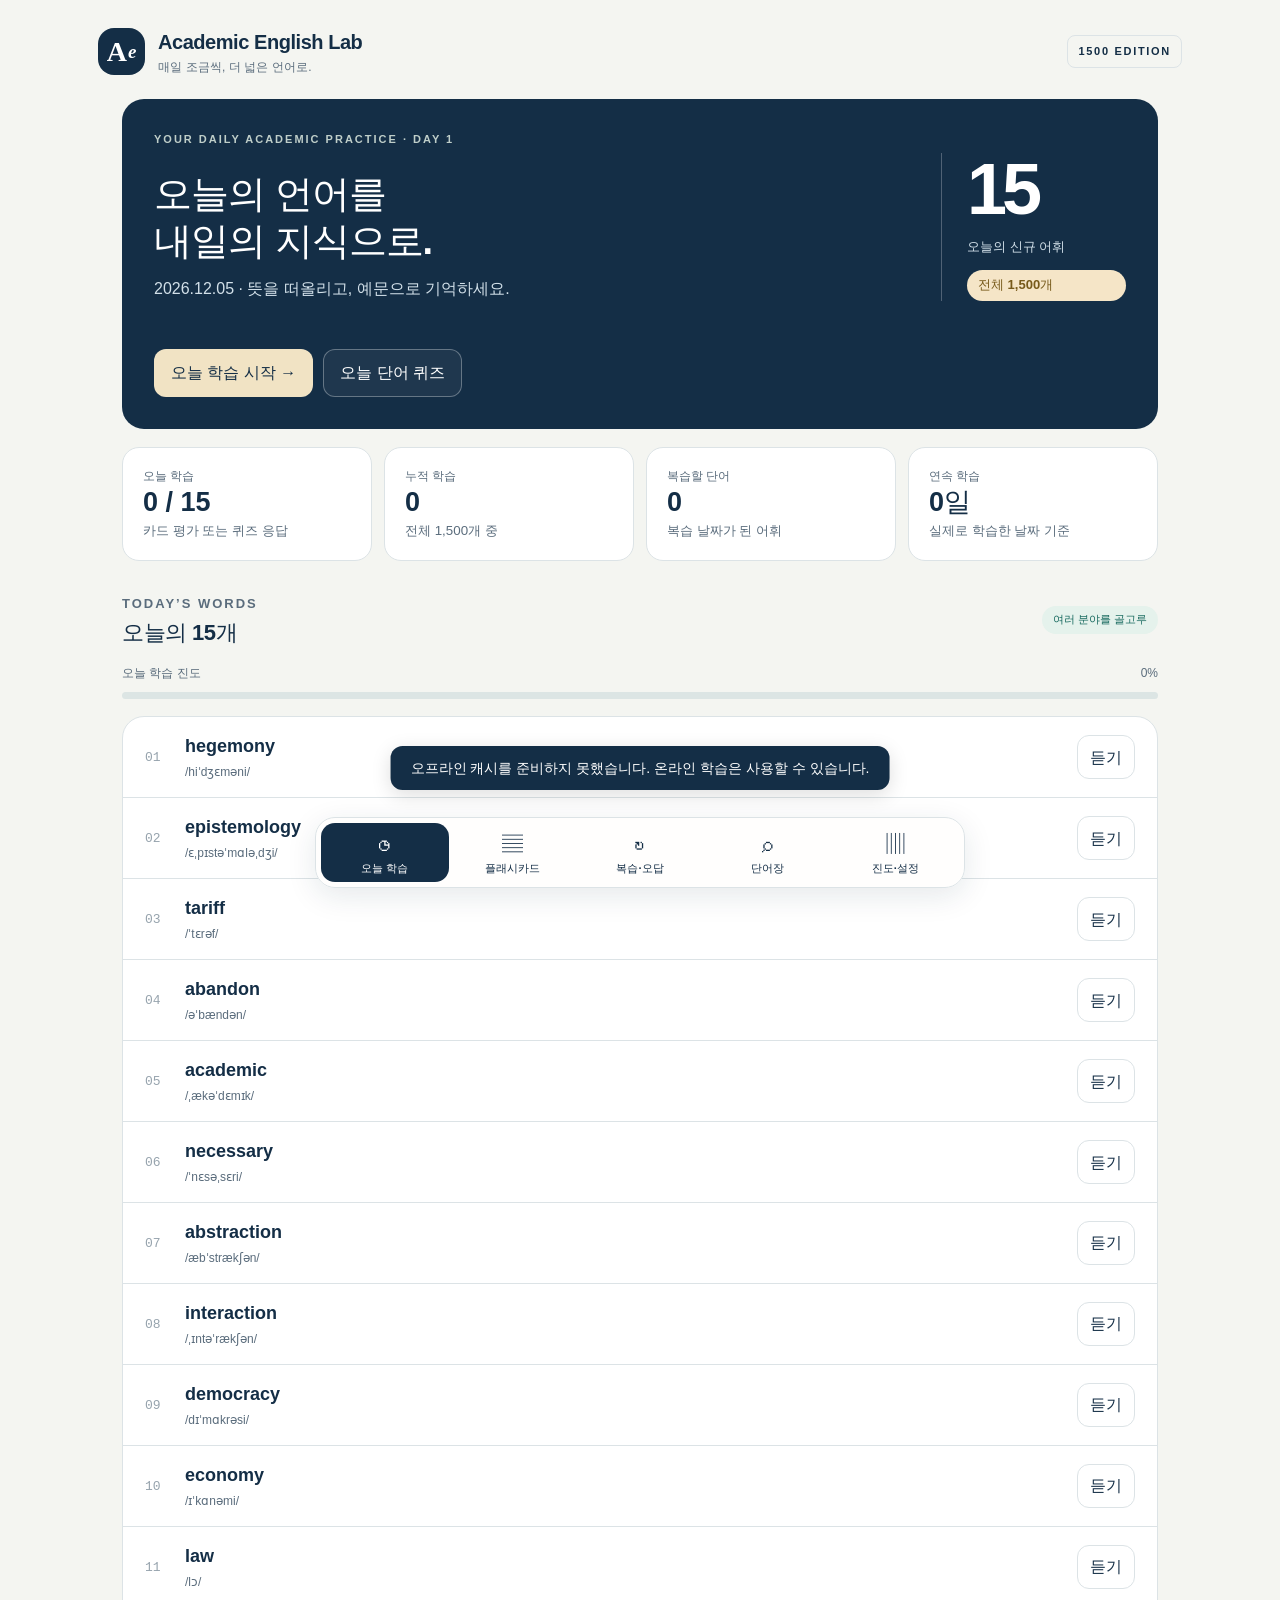
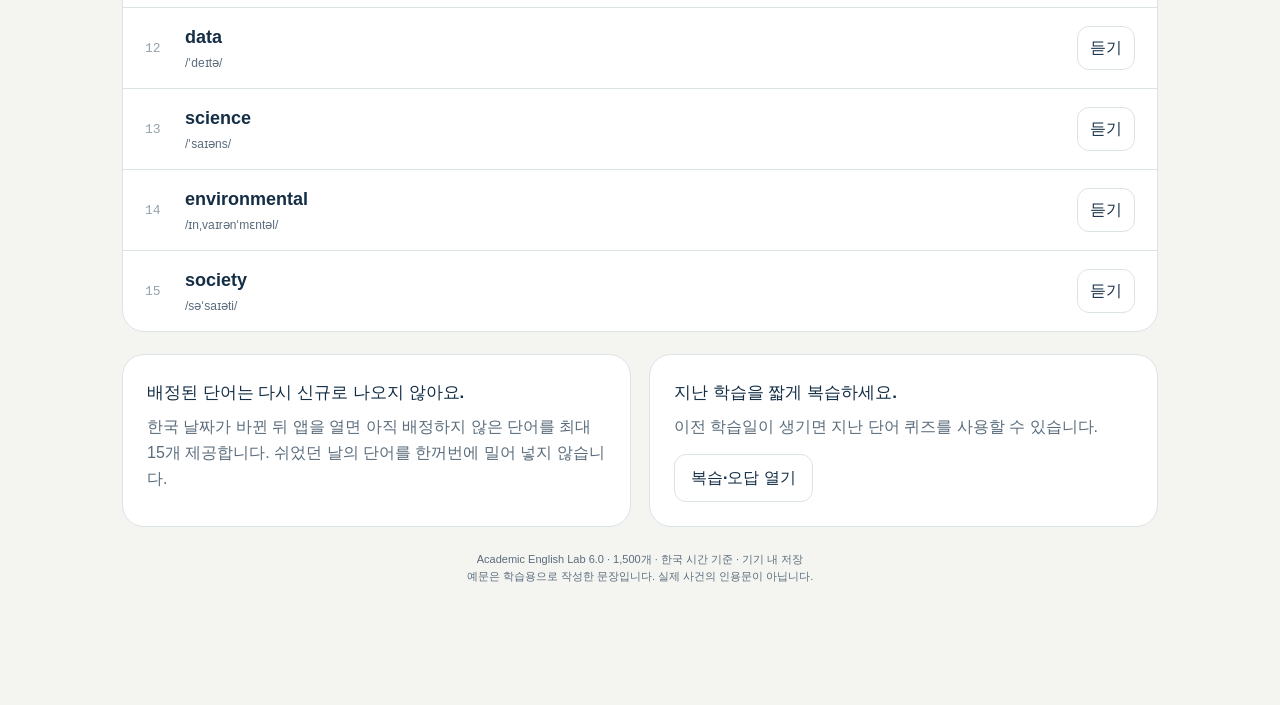
<file: index.html>
<!doctype html>
<html lang="ko">
<head>
<meta charset="UTF-8"><meta name="viewport" content="width=device-width,initial-scale=1,viewport-fit=cover">
<meta name="theme-color" content="#142e46"><meta name="description" content="하루 15개, 1,500개 학술 영어 플래시카드와 복습. 기기 내 저장 및 오프라인 학습.">
<meta name="apple-mobile-web-app-capable" content="yes"><meta name="apple-mobile-web-app-status-bar-style" content="default"><meta name="apple-mobile-web-app-title" content="Academic Lab">
<title>Academic English Lab · 1500</title>
<link rel="manifest" href="./manifest.webmanifest"><link rel="apple-touch-icon" href="./icon-192.png"><link rel="icon" href="./icon-192.png">
<link rel="stylesheet" href="./styles.css">
</head>
<body>
<a class="skip" href="#main">본문으로 이동</a>
<header class="topbar"><div class="brand"><div class="mark" aria-hidden="true">A<span>e</span></div><div><strong>Academic English Lab</strong><small>매일 조금씩, 더 넓은 언어로.</small></div></div><span class="edition">1500 EDITION</span></header>
<div id="storageWarning" class="notice danger" hidden role="alert"></div>
<div id="updateNotice" class="notice" hidden>새 버전을 사용할 수 있습니다. <button id="applyUpdate">학습 기록을 유지하고 업데이트</button></div>
<main id="main" tabindex="-1"><p class="loading">1,500개 어휘를 준비하고 있습니다…</p></main>
<nav class="tabs" aria-label="주 메뉴">
<button data-nav="today" class="active"><span aria-hidden="true">◷</span>오늘 학습</button>
<button data-nav="cards"><span aria-hidden="true">▤</span>플래시카드</button>
<button data-nav="review"><span aria-hidden="true">↻</span>복습·오답</button>
<button data-nav="library"><span aria-hidden="true">⌕</span>단어장</button>
<button data-nav="stats"><span aria-hidden="true">▥</span>진도·설정</button>
</nav>
<div id="toast" role="status" aria-live="polite"></div>
<dialog id="wordDialog"><button class="dialog-close" data-action="close-dialog" aria-label="닫기">×</button><div id="dialogBody"></div></dialog>
<input id="restoreFile" type="file" accept="application/json,.json" hidden>
<noscript>이 앱은 JavaScript가 켜져 있어야 작동합니다.</noscript>
<script src="./words.js"></script><script src="./legacy.js"></script><script src="./core.js"></script><script src="./app.js"></script>
</body></html>
</file>
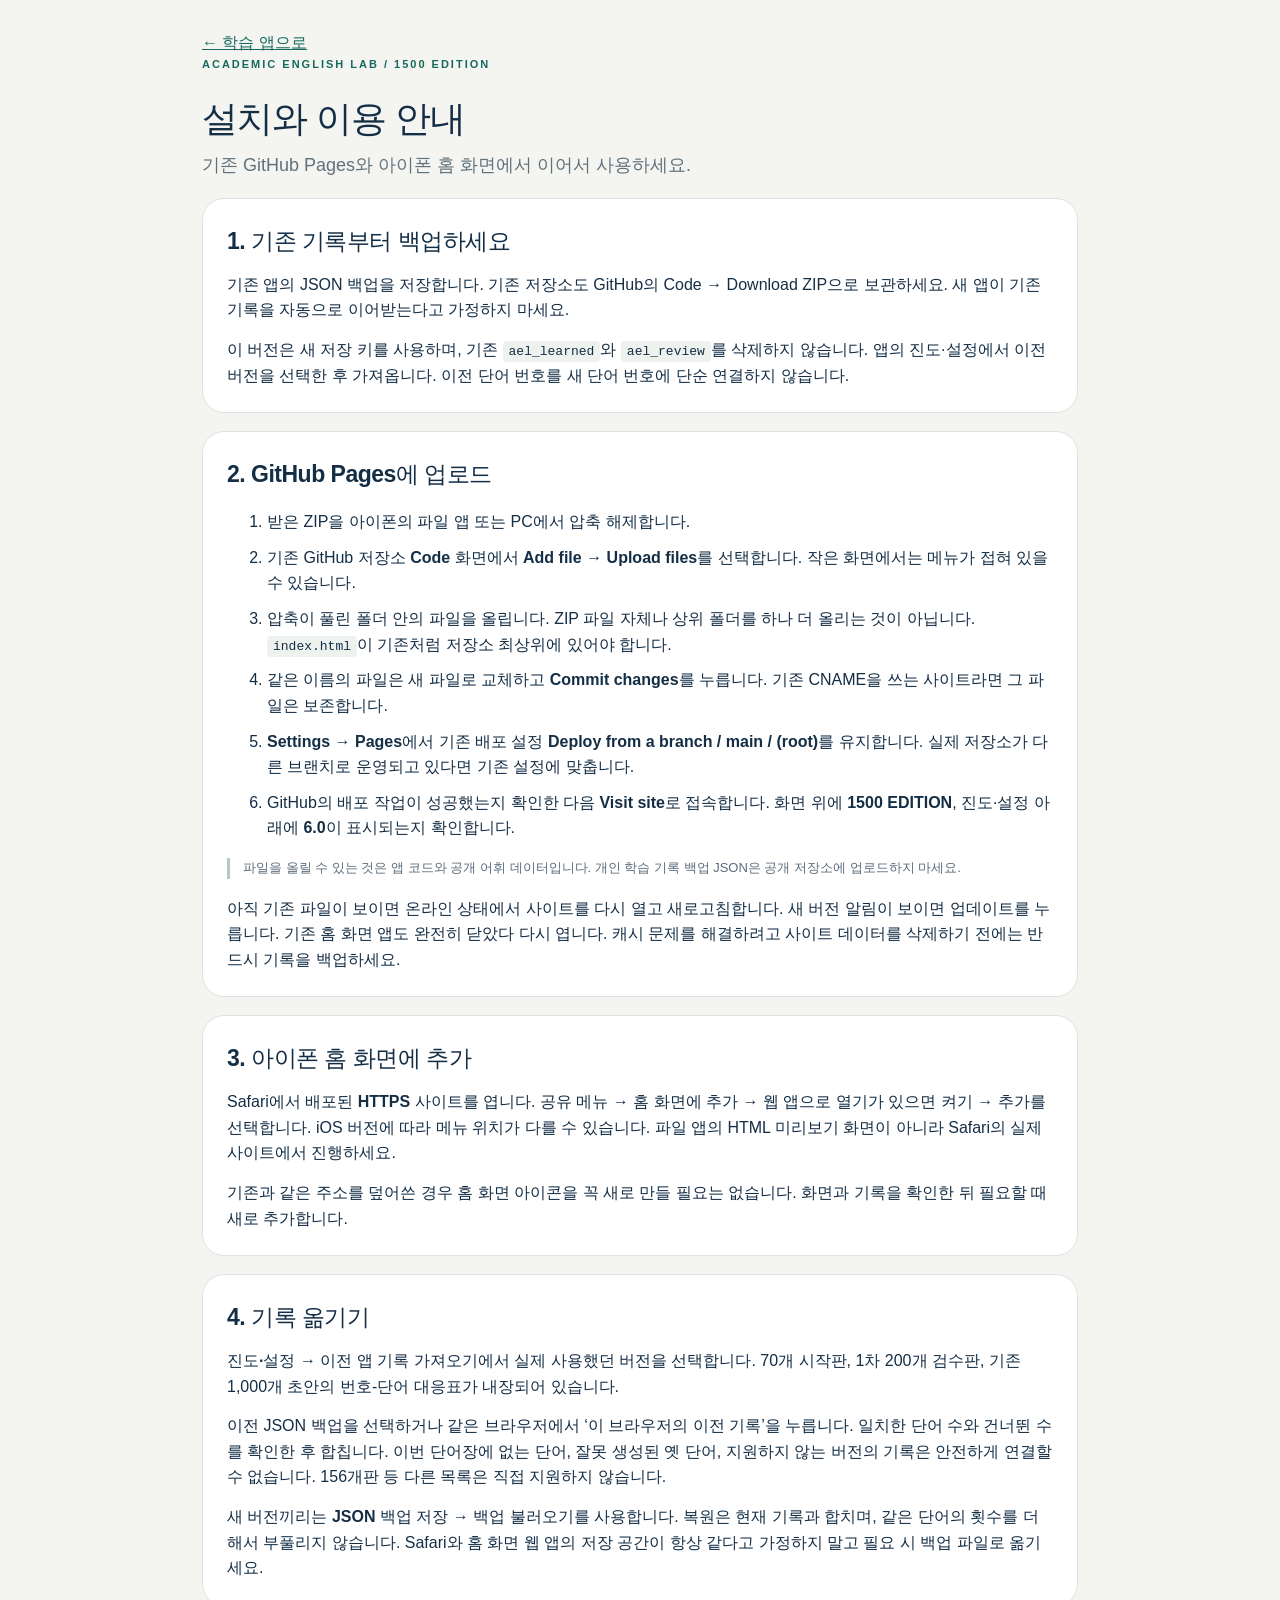
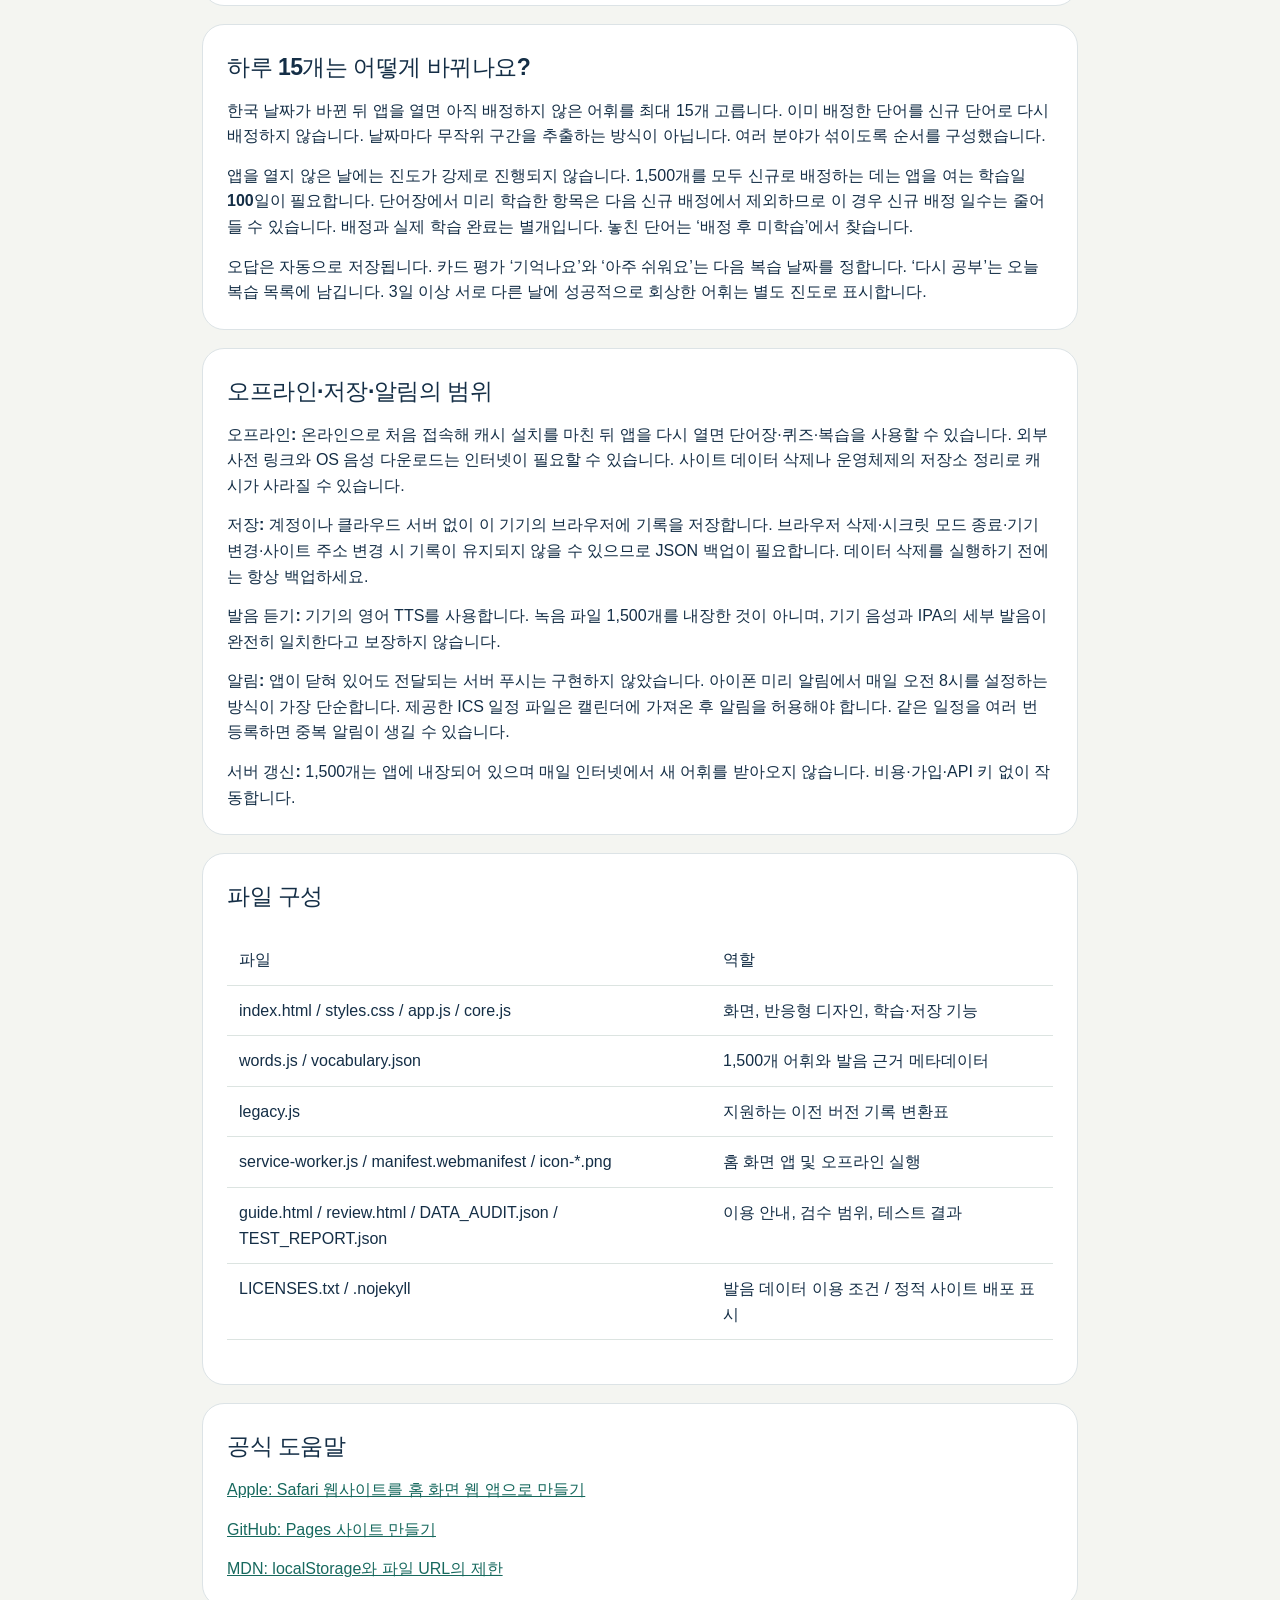
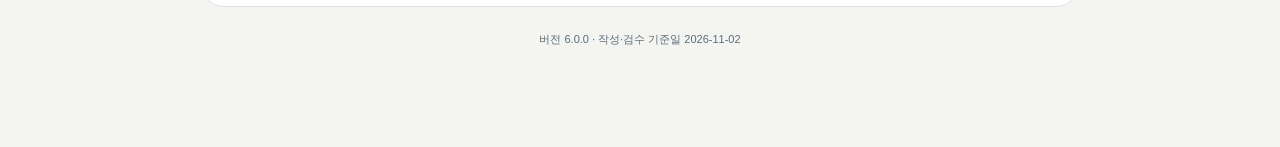
<file: guide.html>
<!doctype html><html lang="ko"><head><meta charset="utf-8"><meta name="viewport" content="width=device-width,initial-scale=1"><title>설치와 이용 안내 · Academic English Lab</title><link rel="icon" href="./icon-192.png"><link rel="stylesheet" href="./styles.css"><style>body{padding-bottom:45px}.doc{max-width:920px;margin:auto;padding:30px 22px}.doc h1{font-size:36px;margin:23px 0 10px}.doc h2{font-size:23px}.doc li{margin:10px 0}.doc table{width:100%;border-collapse:collapse;margin:20px 0}.doc td,.doc th{padding:12px;text-align:left;border-bottom:1px solid #dce4e1;vertical-align:top}.doc code{background:#eef2ef;padding:3px 6px;border-radius:4px;overflow-wrap:anywhere}.doc a{overflow-wrap:anywhere}.doc .lead{font-size:18px;color:#61717c}.doc .panel{overflow-x:auto}@media(max-width:600px){.doc h1{font-size:29px}.doc td,.doc th{padding:8px;font-size:13px}}</style></head><body><main class="doc"><a href="./index.html">← 학습 앱으로</a><p class="eyebrow">ACADEMIC ENGLISH LAB / 1500 EDITION</p><h1>설치와 이용 안내</h1><p class="lead">기존 GitHub Pages와 아이폰 홈 화면에서 이어서 사용하세요.</p><section class="panel"><h2>1. 기존 기록부터 백업하세요</h2><p>기존 앱의 JSON 백업을 저장합니다. 기존 저장소도 GitHub의 Code → Download ZIP으로 보관하세요. 새 앱이 기존 기록을 자동으로 이어받는다고 가정하지 마세요.</p><p>이 버전은 새 저장 키를 사용하며, 기존 <code>ael_learned</code>와 <code>ael_review</code>를 삭제하지 않습니다. 앱의 진도·설정에서 이전 버전을 선택한 후 가져옵니다. 이전 단어 번호를 새 단어 번호에 단순 연결하지 않습니다.</p></section>
<section class="panel"><h2>2. GitHub Pages에 업로드</h2><ol><li>받은 ZIP을 아이폰의 <strong>파일</strong> 앱 또는 PC에서 압축 해제합니다.</li><li>기존 GitHub 저장소 <strong>Code</strong> 화면에서 <strong>Add file → Upload files</strong>를 선택합니다. 작은 화면에서는 메뉴가 접혀 있을 수 있습니다.</li><li>압축이 풀린 폴더 <strong>안의 파일</strong>을 올립니다. ZIP 파일 자체나 상위 폴더를 하나 더 올리는 것이 아닙니다. <code>index.html</code>이 기존처럼 저장소 최상위에 있어야 합니다.</li><li>같은 이름의 파일은 새 파일로 교체하고 <strong>Commit changes</strong>를 누릅니다. 기존 CNAME을 쓰는 사이트라면 그 파일은 보존합니다.</li><li><strong>Settings → Pages</strong>에서 기존 배포 설정 <strong>Deploy from a branch / main / (root)</strong>를 유지합니다. 실제 저장소가 다른 브랜치로 운영되고 있다면 기존 설정에 맞춥니다.</li><li>GitHub의 배포 작업이 성공했는지 확인한 다음 <strong>Visit site</strong>로 접속합니다. 화면 위에 <strong>1500 EDITION</strong>, 진도·설정 아래에 <strong>6.0</strong>이 표시되는지 확인합니다.</li></ol><p class="inline-note">파일을 올릴 수 있는 것은 앱 코드와 공개 어휘 데이터입니다. 개인 학습 기록 백업 JSON은 공개 저장소에 업로드하지 마세요.</p><p>아직 기존 파일이 보이면 온라인 상태에서 사이트를 다시 열고 새로고침합니다. 새 버전 알림이 보이면 업데이트를 누릅니다. 기존 홈 화면 앱도 완전히 닫았다 다시 엽니다. 캐시 문제를 해결하려고 사이트 데이터를 삭제하기 전에는 반드시 기록을 백업하세요.</p></section>
<section class="panel"><h2>3. 아이폰 홈 화면에 추가</h2><p>Safari에서 <strong>배포된 HTTPS 사이트</strong>를 엽니다. 공유 메뉴 → <strong>홈 화면에 추가</strong> → <strong>웹 앱으로 열기</strong>가 있으면 켜기 → 추가를 선택합니다. iOS 버전에 따라 메뉴 위치가 다를 수 있습니다. 파일 앱의 HTML 미리보기 화면이 아니라 Safari의 실제 사이트에서 진행하세요.</p><p>기존과 같은 주소를 덮어쓴 경우 홈 화면 아이콘을 꼭 새로 만들 필요는 없습니다. 화면과 기록을 확인한 뒤 필요할 때 새로 추가합니다.</p></section>
<section class="panel"><h2>4. 기록 옮기기</h2><p><strong>진도·설정 → 이전 앱 기록 가져오기</strong>에서 실제 사용했던 버전을 선택합니다. 70개 시작판, 1차 200개 검수판, 기존 1,000개 초안의 번호-단어 대응표가 내장되어 있습니다.</p><p>이전 JSON 백업을 선택하거나 같은 브라우저에서 ‘이 브라우저의 이전 기록’을 누릅니다. 일치한 단어 수와 건너뛴 수를 확인한 후 합칩니다. 이번 단어장에 없는 단어, 잘못 생성된 옛 단어, 지원하지 않는 버전의 기록은 안전하게 연결할 수 없습니다. 156개판 등 다른 목록은 직접 지원하지 않습니다.</p><p>새 버전끼리는 <strong>JSON 백업 저장 → 백업 불러오기</strong>를 사용합니다. 복원은 현재 기록과 합치며, 같은 단어의 횟수를 더해서 부풀리지 않습니다. Safari와 홈 화면 웹 앱의 저장 공간이 항상 같다고 가정하지 말고 필요 시 백업 파일로 옮기세요.</p></section>
<section class="panel"><h2>하루 15개는 어떻게 바뀌나요?</h2><p>한국 날짜가 바뀐 뒤 앱을 열면 아직 배정하지 않은 어휘를 최대 15개 고릅니다. 이미 배정한 단어를 신규 단어로 다시 배정하지 않습니다. 날짜마다 무작위 구간을 추출하는 방식이 아닙니다. 여러 분야가 섞이도록 순서를 구성했습니다.</p><p>앱을 열지 않은 날에는 진도가 강제로 진행되지 않습니다. 1,500개를 모두 신규로 배정하는 데는 <strong>앱을 여는 학습일 100일</strong>이 필요합니다. 단어장에서 미리 학습한 항목은 다음 신규 배정에서 제외하므로 이 경우 신규 배정 일수는 줄어들 수 있습니다. 배정과 실제 학습 완료는 별개입니다. 놓친 단어는 ‘배정 후 미학습’에서 찾습니다.</p><p>오답은 자동으로 저장됩니다. 카드 평가 ‘기억나요’와 ‘아주 쉬워요’는 다음 복습 날짜를 정합니다. ‘다시 공부’는 오늘 복습 목록에 남깁니다. 3일 이상 서로 다른 날에 성공적으로 회상한 어휘는 별도 진도로 표시합니다.</p></section>
<section class="panel"><h2>오프라인·저장·알림의 범위</h2><p><strong>오프라인:</strong> 온라인으로 처음 접속해 캐시 설치를 마친 뒤 앱을 다시 열면 단어장·퀴즈·복습을 사용할 수 있습니다. 외부 사전 링크와 OS 음성 다운로드는 인터넷이 필요할 수 있습니다. 사이트 데이터 삭제나 운영체제의 저장소 정리로 캐시가 사라질 수 있습니다.</p><p><strong>저장:</strong> 계정이나 클라우드 서버 없이 이 기기의 브라우저에 기록을 저장합니다. 브라우저 삭제·시크릿 모드 종료·기기 변경·사이트 주소 변경 시 기록이 유지되지 않을 수 있으므로 JSON 백업이 필요합니다. 데이터 삭제를 실행하기 전에는 항상 백업하세요.</p><p><strong>발음 듣기:</strong> 기기의 영어 TTS를 사용합니다. 녹음 파일 1,500개를 내장한 것이 아니며, 기기 음성과 IPA의 세부 발음이 완전히 일치한다고 보장하지 않습니다.</p><p><strong>알림:</strong> 앱이 닫혀 있어도 전달되는 서버 푸시는 구현하지 않았습니다. 아이폰 미리 알림에서 매일 오전 8시를 설정하는 방식이 가장 단순합니다. 제공한 ICS 일정 파일은 캘린더에 가져온 후 알림을 허용해야 합니다. 같은 일정을 여러 번 등록하면 중복 알림이 생길 수 있습니다.</p><p><strong>서버 갱신:</strong> 1,500개는 앱에 내장되어 있으며 매일 인터넷에서 새 어휘를 받아오지 않습니다. 비용·가입·API 키 없이 작동합니다.</p></section>
<section class="panel"><h2>파일 구성</h2><table><tr><th>파일</th><th>역할</th></tr><tr><td>index.html / styles.css / app.js / core.js</td><td>화면, 반응형 디자인, 학습·저장 기능</td></tr><tr><td>words.js / vocabulary.json</td><td>1,500개 어휘와 발음 근거 메타데이터</td></tr><tr><td>legacy.js</td><td>지원하는 이전 버전 기록 변환표</td></tr><tr><td>service-worker.js / manifest.webmanifest / icon-*.png</td><td>홈 화면 앱 및 오프라인 실행</td></tr><tr><td>guide.html / review.html / DATA_AUDIT.json / TEST_REPORT.json</td><td>이용 안내, 검수 범위, 테스트 결과</td></tr><tr><td>LICENSES.txt / .nojekyll</td><td>발음 데이터 이용 조건 / 정적 사이트 배포 표시</td></tr></table></section>
<section class="panel"><h2>공식 도움말</h2><p><a href="https://support.apple.com/ko-kr/guide/iphone/iphea86e5236/ios" target="_blank" rel="noopener">Apple: Safari 웹사이트를 홈 화면 웹 앱으로 만들기</a></p><p><a href="https://docs.github.com/ko/pages/getting-started-with-github-pages/creating-a-github-pages-site" target="_blank" rel="noopener">GitHub: Pages 사이트 만들기</a></p><p><a href="https://developer.mozilla.org/en-US/docs/Web/API/Window/localStorage" target="_blank" rel="noopener">MDN: localStorage와 파일 URL의 제한</a></p></section><p class="status-foot">버전 6.0.0 · 작성·검수 기준일 2026-11-02</p></main></body></html>
</file>
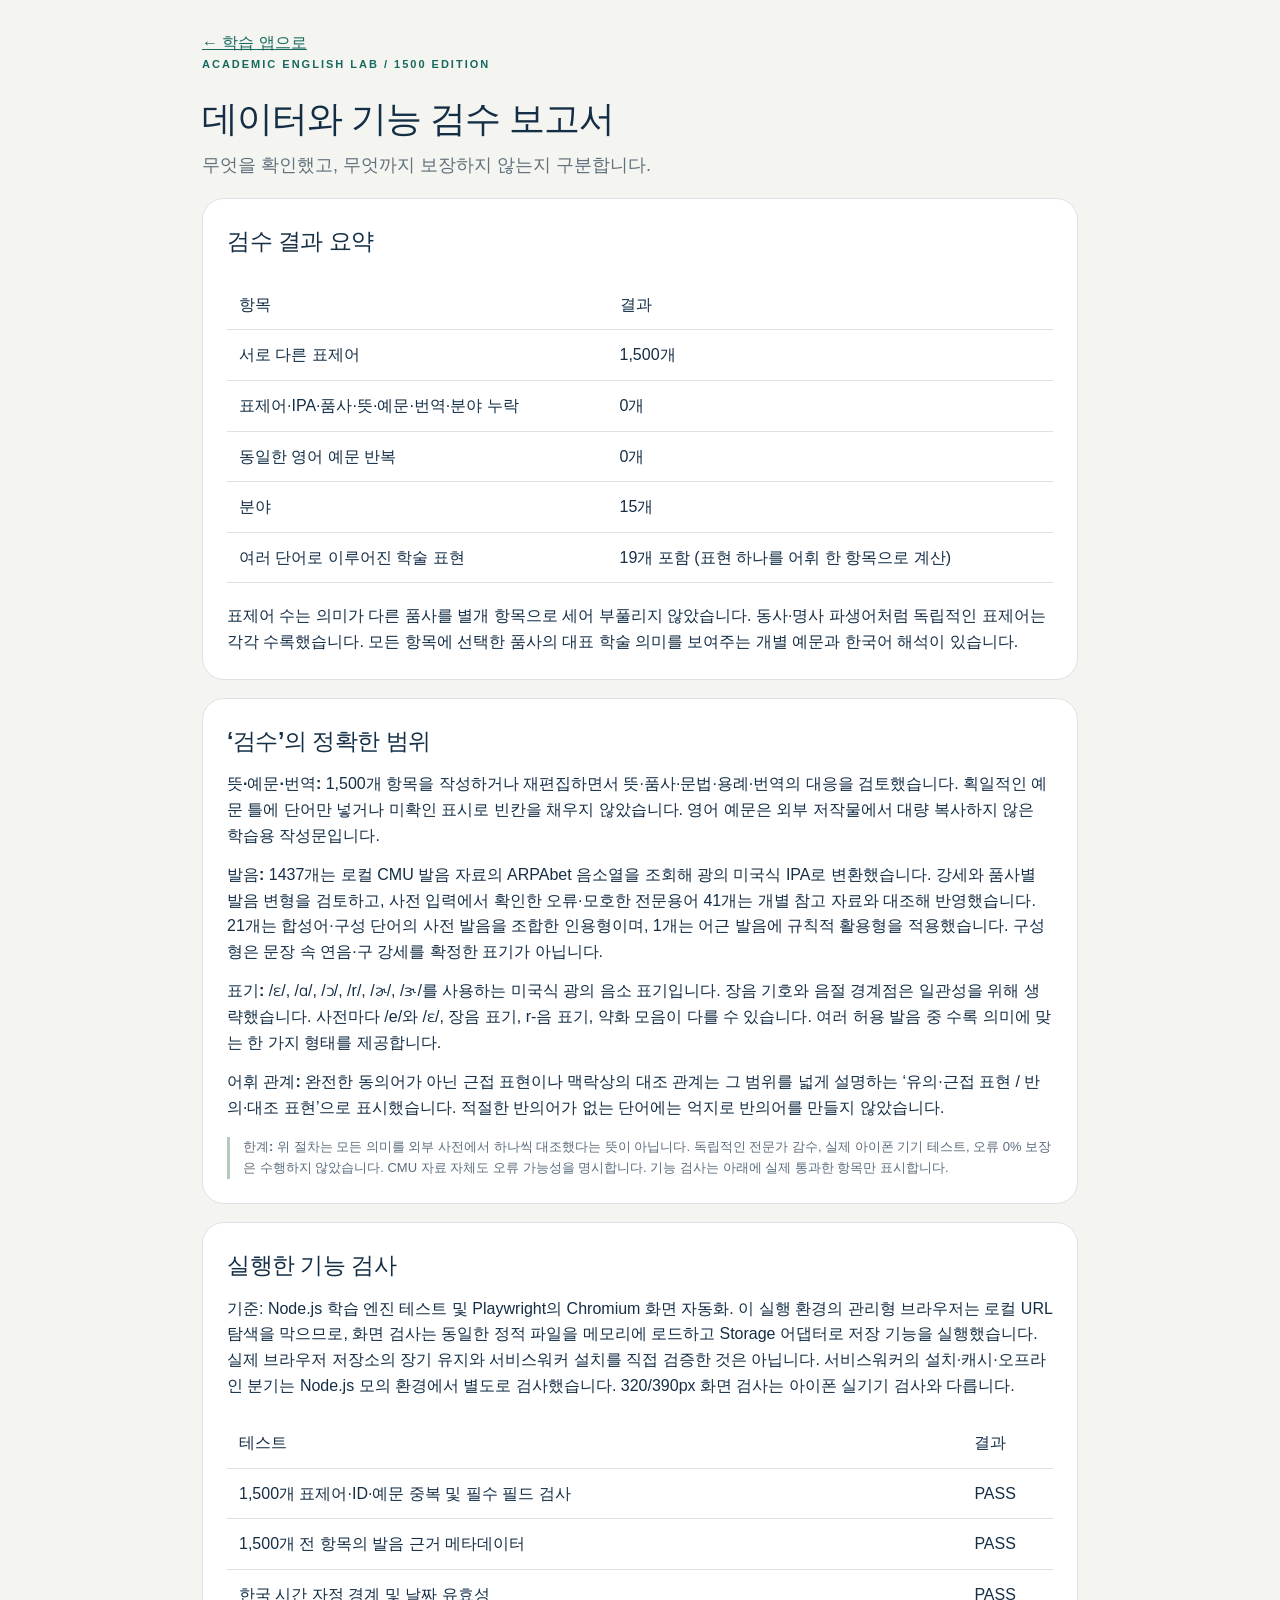
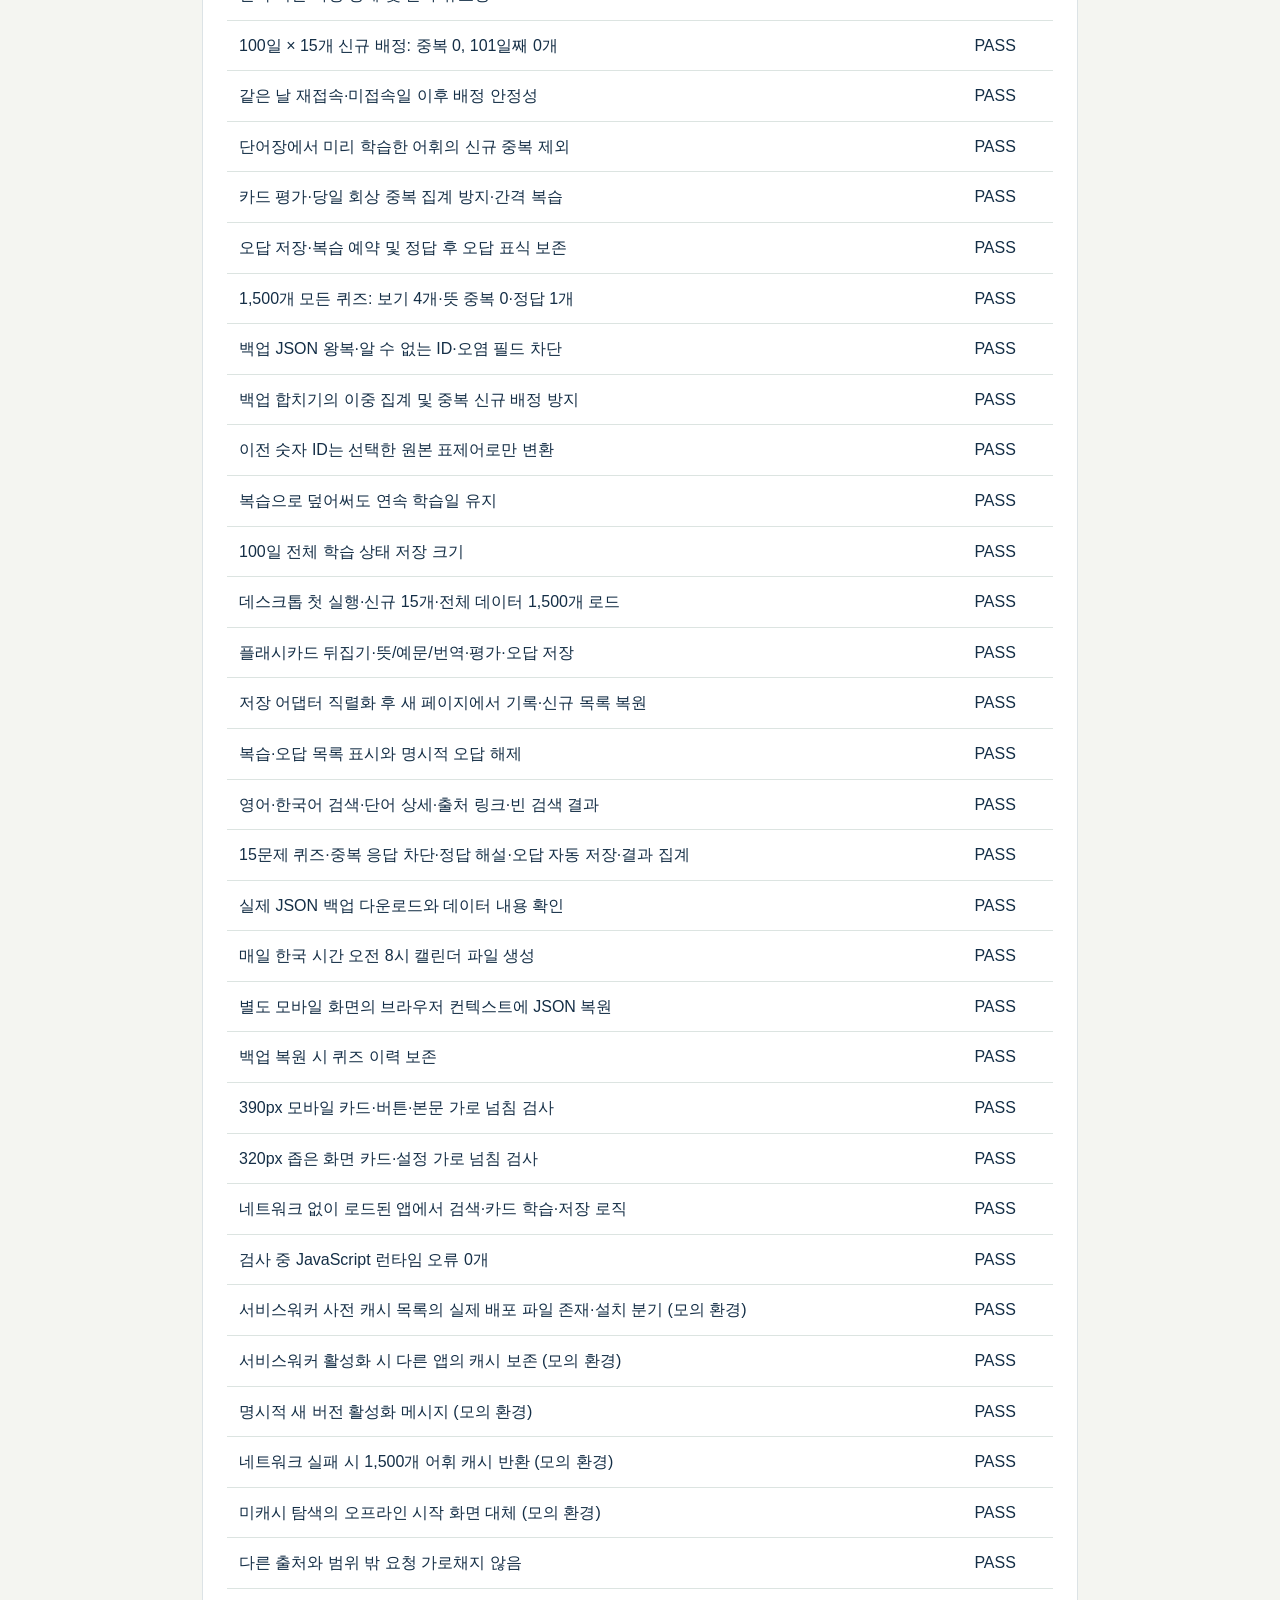
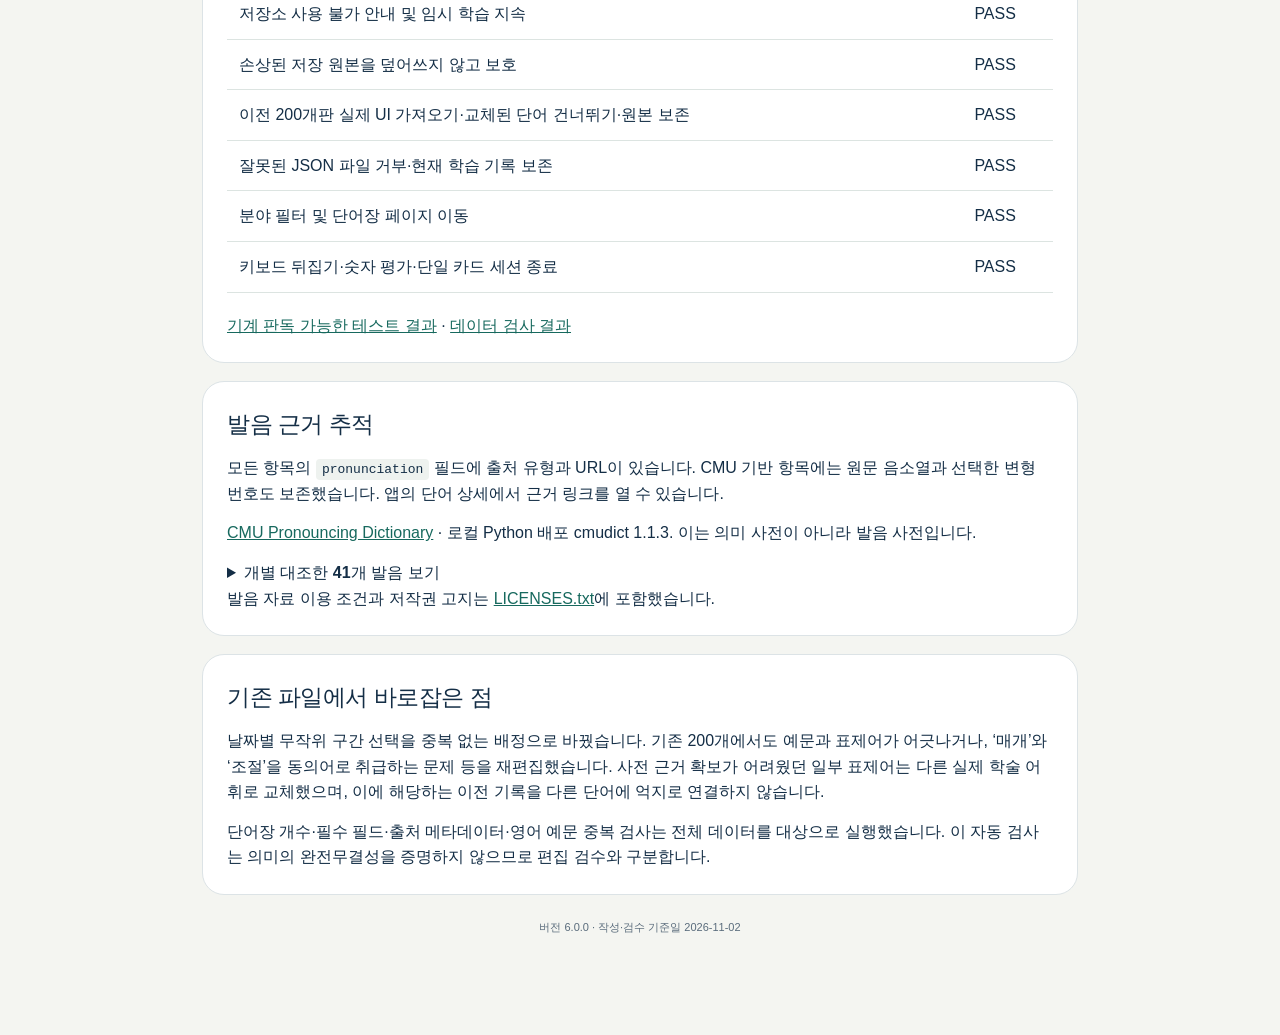
<file: review.html>
<!doctype html><html lang="ko"><head><meta charset="utf-8"><meta name="viewport" content="width=device-width,initial-scale=1"><title>데이터와 기능 검수 보고서 · Academic English Lab</title><link rel="icon" href="./icon-192.png"><link rel="stylesheet" href="./styles.css"><style>body{padding-bottom:45px}.doc{max-width:920px;margin:auto;padding:30px 22px}.doc h1{font-size:36px;margin:23px 0 10px}.doc h2{font-size:23px}.doc li{margin:10px 0}.doc table{width:100%;border-collapse:collapse;margin:20px 0}.doc td,.doc th{padding:12px;text-align:left;border-bottom:1px solid #dce4e1;vertical-align:top}.doc code{background:#eef2ef;padding:3px 6px;border-radius:4px;overflow-wrap:anywhere}.doc a{overflow-wrap:anywhere}.doc .lead{font-size:18px;color:#61717c}.doc .panel{overflow-x:auto}@media(max-width:600px){.doc h1{font-size:29px}.doc td,.doc th{padding:8px;font-size:13px}}</style></head><body><main class="doc"><a href="./index.html">← 학습 앱으로</a><p class="eyebrow">ACADEMIC ENGLISH LAB / 1500 EDITION</p><h1>데이터와 기능 검수 보고서</h1><p class="lead">무엇을 확인했고, 무엇까지 보장하지 않는지 구분합니다.</p><section class="panel"><h2>검수 결과 요약</h2><table><tr><th>항목</th><th>결과</th></tr><tr><td>서로 다른 표제어</td><td>1,500개</td></tr><tr><td>표제어·IPA·품사·뜻·예문·번역·분야 누락</td><td>0개</td></tr><tr><td>동일한 영어 예문 반복</td><td>0개</td></tr><tr><td>분야</td><td>15개</td></tr><tr><td>여러 단어로 이루어진 학술 표현</td><td>19개 포함 (표현 하나를 어휘 한 항목으로 계산)</td></tr></table><p>표제어 수는 의미가 다른 품사를 별개 항목으로 세어 부풀리지 않았습니다. 동사·명사 파생어처럼 독립적인 표제어는 각각 수록했습니다. 모든 항목에 선택한 품사의 대표 학술 의미를 보여주는 개별 예문과 한국어 해석이 있습니다.</p></section>
<section class="panel"><h2>‘검수’의 정확한 범위</h2><p><strong>뜻·예문·번역:</strong> 1,500개 항목을 작성하거나 재편집하면서 뜻·품사·문법·용례·번역의 대응을 검토했습니다. 획일적인 예문 틀에 단어만 넣거나 미확인 표시로 빈칸을 채우지 않았습니다. 영어 예문은 외부 저작물에서 대량 복사하지 않은 학습용 작성문입니다.</p><p><strong>발음:</strong> 1437개는 로컬 CMU 발음 자료의 ARPAbet 음소열을 조회해 광의 미국식 IPA로 변환했습니다. 강세와 품사별 발음 변형을 검토하고, 사전 입력에서 확인한 오류·모호한 전문용어 41개는 개별 참고 자료와 대조해 반영했습니다. 21개는 합성어·구성 단어의 사전 발음을 조합한 인용형이며, 1개는 어근 발음에 규칙적 활용형을 적용했습니다. 구성형은 문장 속 연음·구 강세를 확정한 표기가 아닙니다.</p><p><strong>표기:</strong> /ɛ/, /ɑ/, /ɔ/, /r/, /ɚ/, /ɝ/를 사용하는 미국식 광의 음소 표기입니다. 장음 기호와 음절 경계점은 일관성을 위해 생략했습니다. 사전마다 /e/와 /ɛ/, 장음 표기, r-음 표기, 약화 모음이 다를 수 있습니다. 여러 허용 발음 중 수록 의미에 맞는 한 가지 형태를 제공합니다.</p><p><strong>어휘 관계:</strong> 완전한 동의어가 아닌 근접 표현이나 맥락상의 대조 관계는 그 범위를 넓게 설명하는 ‘유의·근접 표현 / 반의·대조 표현’으로 표시했습니다. 적절한 반의어가 없는 단어에는 억지로 반의어를 만들지 않았습니다.</p><p class="inline-note"><strong>한계:</strong> 위 절차는 모든 의미를 외부 사전에서 하나씩 대조했다는 뜻이 아닙니다. 독립적인 전문가 감수, 실제 아이폰 기기 테스트, 오류 0% 보장은 수행하지 않았습니다. CMU 자료 자체도 오류 가능성을 명시합니다. 기능 검사는 아래에 실제 통과한 항목만 표시합니다.</p></section>
<section class="panel"><h2>실행한 기능 검사</h2><p>기준: Node.js 학습 엔진 테스트 및 Playwright의 Chromium 화면 자동화. 이 실행 환경의 관리형 브라우저는 로컬 URL 탐색을 막으므로, 화면 검사는 동일한 정적 파일을 메모리에 로드하고 Storage 어댑터로 저장 기능을 실행했습니다. 실제 브라우저 저장소의 장기 유지와 서비스워커 설치를 직접 검증한 것은 아닙니다. 서비스워커의 설치·캐시·오프라인 분기는 Node.js 모의 환경에서 별도로 검사했습니다. 320/390px 화면 검사는 아이폰 실기기 검사와 다릅니다.</p><table><tr><th>테스트</th><th>결과</th></tr><tr><td>1,500개 표제어·ID·예문 중복 및 필수 필드 검사</td><td>PASS</td></tr><tr><td>1,500개 전 항목의 발음 근거 메타데이터</td><td>PASS</td></tr><tr><td>한국 시간 자정 경계 및 날짜 유효성</td><td>PASS</td></tr><tr><td>100일 × 15개 신규 배정: 중복 0, 101일째 0개</td><td>PASS</td></tr><tr><td>같은 날 재접속·미접속일 이후 배정 안정성</td><td>PASS</td></tr><tr><td>단어장에서 미리 학습한 어휘의 신규 중복 제외</td><td>PASS</td></tr><tr><td>카드 평가·당일 회상 중복 집계 방지·간격 복습</td><td>PASS</td></tr><tr><td>오답 저장·복습 예약 및 정답 후 오답 표식 보존</td><td>PASS</td></tr><tr><td>1,500개 모든 퀴즈: 보기 4개·뜻 중복 0·정답 1개</td><td>PASS</td></tr><tr><td>백업 JSON 왕복·알 수 없는 ID·오염 필드 차단</td><td>PASS</td></tr><tr><td>백업 합치기의 이중 집계 및 중복 신규 배정 방지</td><td>PASS</td></tr><tr><td>이전 숫자 ID는 선택한 원본 표제어로만 변환</td><td>PASS</td></tr><tr><td>복습으로 덮어써도 연속 학습일 유지</td><td>PASS</td></tr><tr><td>100일 전체 학습 상태 저장 크기</td><td>PASS</td></tr><tr><td>데스크톱 첫 실행·신규 15개·전체 데이터 1,500개 로드</td><td>PASS</td></tr><tr><td>플래시카드 뒤집기·뜻/예문/번역·평가·오답 저장</td><td>PASS</td></tr><tr><td>저장 어댑터 직렬화 후 새 페이지에서 기록·신규 목록 복원</td><td>PASS</td></tr><tr><td>복습·오답 목록 표시와 명시적 오답 해제</td><td>PASS</td></tr><tr><td>영어·한국어 검색·단어 상세·출처 링크·빈 검색 결과</td><td>PASS</td></tr><tr><td>15문제 퀴즈·중복 응답 차단·정답 해설·오답 자동 저장·결과 집계</td><td>PASS</td></tr><tr><td>실제 JSON 백업 다운로드와 데이터 내용 확인</td><td>PASS</td></tr><tr><td>매일 한국 시간 오전 8시 캘린더 파일 생성</td><td>PASS</td></tr><tr><td>별도 모바일 화면의 브라우저 컨텍스트에 JSON 복원</td><td>PASS</td></tr><tr><td>백업 복원 시 퀴즈 이력 보존</td><td>PASS</td></tr><tr><td>390px 모바일 카드·버튼·본문 가로 넘침 검사</td><td>PASS</td></tr><tr><td>320px 좁은 화면 카드·설정 가로 넘침 검사</td><td>PASS</td></tr><tr><td>네트워크 없이 로드된 앱에서 검색·카드 학습·저장 로직</td><td>PASS</td></tr><tr><td>검사 중 JavaScript 런타임 오류 0개</td><td>PASS</td></tr><tr><td>서비스워커 사전 캐시 목록의 실제 배포 파일 존재·설치 분기 (모의 환경)</td><td>PASS</td></tr><tr><td>서비스워커 활성화 시 다른 앱의 캐시 보존 (모의 환경)</td><td>PASS</td></tr><tr><td>명시적 새 버전 활성화 메시지 (모의 환경)</td><td>PASS</td></tr><tr><td>네트워크 실패 시 1,500개 어휘 캐시 반환 (모의 환경)</td><td>PASS</td></tr><tr><td>미캐시 탐색의 오프라인 시작 화면 대체 (모의 환경)</td><td>PASS</td></tr><tr><td>다른 출처와 범위 밖 요청 가로채지 않음</td><td>PASS</td></tr><tr><td>저장소 사용 불가 안내 및 임시 학습 지속</td><td>PASS</td></tr><tr><td>손상된 저장 원본을 덮어쓰지 않고 보호</td><td>PASS</td></tr><tr><td>이전 200개판 실제 UI 가져오기·교체된 단어 건너뛰기·원본 보존</td><td>PASS</td></tr><tr><td>잘못된 JSON 파일 거부·현재 학습 기록 보존</td><td>PASS</td></tr><tr><td>분야 필터 및 단어장 페이지 이동</td><td>PASS</td></tr><tr><td>키보드 뒤집기·숫자 평가·단일 카드 세션 종료</td><td>PASS</td></tr></table><p><a href="./TEST_REPORT.json" download>기계 판독 가능한 테스트 결과</a> · <a href="./DATA_AUDIT.json" download>데이터 검사 결과</a></p></section>
<section class="panel"><h2>발음 근거 추적</h2><p>모든 항목의 <code>pronunciation</code> 필드에 출처 유형과 URL이 있습니다. CMU 기반 항목에는 원문 음소열과 선택한 변형 번호도 보존했습니다. 앱의 단어 상세에서 근거 링크를 열 수 있습니다.</p><p><a href="https://github.com/cmusphinx/cmudict" target="_blank" rel="noopener">CMU Pronouncing Dictionary</a> · 로컬 Python 배포 cmudict 1.1.3. 이는 의미 사전이 아니라 발음 사전입니다.</p><details><summary>개별 대조한 41개 발음 보기</summary><ul><li><strong>multipolarity</strong> /ˌmʌltipoʊˈlɛrəti/ — <a href="https://dictionary.cambridge.org/us/dictionary/english/multipolarity" target="_blank" rel="noopener">대조 자료</a></li><li><strong>constructivism</strong> /kənˈstrʌktɪvɪzəm/ — <a href="https://dictionary.cambridge.org/pronunciation/english/constructivism" target="_blank" rel="noopener">대조 자료</a></li><li><strong>institutionalism</strong> /ˌɪnstɪˈtuʃənəlˌɪzəm/ — <a href="https://www.collinsdictionary.com/dictionary/english/institutionalism" target="_blank" rel="noopener">대조 자료</a></li><li><strong>proliferation</strong> /prəˌlɪfəˈreɪʃən/ — <a href="https://dictionary.cambridge.org/pronunciation/english/proliferation" target="_blank" rel="noopener">대조 자료</a></li><li><strong>causality</strong> /kɑˈzæləti/ — <a href="https://dictionary.cambridge.org/pronunciation/english/causality" target="_blank" rel="noopener">대조 자료</a></li><li><strong>liberalism</strong> /ˈlɪbərəlɪzəm/ — <a href="https://dictionary.cambridge.org/pronunciation/english/liberalism" target="_blank" rel="noopener">대조 자료</a></li><li><strong>militarization</strong> /ˌmɪlətɚəˈzeɪʃən/ — <a href="https://dictionary.cambridge.org/pronunciation/english/militarization" target="_blank" rel="noopener">대조 자료</a></li><li><strong>bipolarity</strong> /ˌbaɪpoʊˈlærɪti/ — <a href="https://www.dictionary.com/browse/bipolarity" target="_blank" rel="noopener">대조 자료</a></li><li><strong>hegemon</strong> /ˈhɛdʒɪmɑn/ — <a href="https://dictionary.cambridge.org/pronunciation/english/hegemon" target="_blank" rel="noopener">대조 자료</a></li><li><strong>accountability</strong> /əˌkaʊntəˈbɪləti/ — <a href="https://dictionary.cambridge.org/us/pronunciation/english/accountability" target="_blank" rel="noopener">대조 자료</a></li><li><strong>operationalize</strong> /ˌɑpəˈreɪʃənəlaɪz/ — <a href="https://www.oxfordlearnersdictionaries.com/us/definition/english/operationalize" target="_blank" rel="noopener">대조 자료</a></li><li><strong>salience</strong> /ˈseɪliəns/ — <a href="https://dictionary.cambridge.org/pronunciation/english/salience" target="_blank" rel="noopener">대조 자료</a></li><li><strong>typology</strong> /taɪˈpɑlədʒi/ — <a href="https://dictionary.cambridge.org/pronunciation/english/typology" target="_blank" rel="noopener">대조 자료</a></li><li><strong>endogenous</strong> /ɛnˈdɑdʒənəs/ — <a href="https://dictionary.cambridge.org/pronunciation/english/endogenous" target="_blank" rel="noopener">대조 자료</a></li><li><strong>exogenous</strong> /ɪkˈsɑdʒənəs/ — <a href="https://dictionary.cambridge.org/pronunciation/english/exogenous" target="_blank" rel="noopener">대조 자료</a></li><li><strong>confounder</strong> /kənˈfaʊndɚ/ — <a href="https://dictionary.cambridge.org/pronunciation/english/confounder" target="_blank" rel="noopener">대조 자료</a></li><li><strong>counterfactual</strong> /ˌkaʊntɚˈfæktʃuəl/ — <a href="https://dictionary.cambridge.org/pronunciation/english/counterfactual" target="_blank" rel="noopener">대조 자료</a></li><li><strong>contestation</strong> /ˌkɑntɛsˈteɪʃən/ — <a href="https://dictionary.cambridge.org/pronunciation/english/contestation" target="_blank" rel="noopener">대조 자료</a></li><li><strong>weaponization</strong> /ˌwɛpənaɪˈzeɪʃən/ — <a href="https://dictionary.cambridge.org/pronunciation/english/weaponization" target="_blank" rel="noopener">대조 자료</a></li><li><strong>legitimation</strong> /ləˌdʒɪtəˈmeɪʃən/ — <a href="https://dictionary.cambridge.org/pronunciation/english/legitimation" target="_blank" rel="noopener">대조 자료</a></li><li><strong>delegitimize</strong> /ˌdiləˈdʒɪtəmaɪz/ — <a href="https://dictionary.cambridge.org/pronunciation/english/delegitimize" target="_blank" rel="noopener">대조 자료</a></li><li><strong>disaggregate</strong> /dɪsˈæɡrəɡeɪt/ — <a href="https://www.oxfordlearnersdictionaries.com/definition/english/disaggregate" target="_blank" rel="noopener">대조 자료</a></li><li><strong>overcome</strong> /ˌoʊvɚˈkʌm/ — <a href="https://dictionary.cambridge.org/pronunciation/english/overcome" target="_blank" rel="noopener">대조 자료</a></li><li><strong>supplement</strong> /ˈsʌpləˌmɛnt/ — <a href="https://www.oxfordlearnersdictionaries.com/definition/american_english/supplement_2" target="_blank" rel="noopener">대조 자료</a></li><li><strong>undermine</strong> /ˌʌndɚˈmaɪn/ — <a href="https://dictionary.cambridge.org/dictionary/english/undermine" target="_blank" rel="noopener">대조 자료</a></li><li><strong>insofar</strong> /ˌɪnsoʊˈfɑr/ — <a href="https://dictionary.cambridge.org/pronunciation/english/insofar" target="_blank" rel="noopener">대조 자료</a></li><li><strong>nonalignment</strong> /ˌnɑnəˈlaɪnmənt/ — <a href="https://www.dictionary.com/browse/nonalignment" target="_blank" rel="noopener">대조 자료</a></li><li><strong>externality</strong> /ˌɛkstɚˈnæləti/ — <a href="https://www.ahdictionary.com/word/search.html?q=externality" target="_blank" rel="noopener">대조 자료</a></li><li><strong>covariance</strong> /ˌkoʊˈvɛriəns/ — <a href="https://dictionary.cambridge.org/pronunciation/english/covariance" target="_blank" rel="noopener">대조 자료</a></li><li><strong>randomization</strong> /ˌrændəmɪˈzeɪʃən/ — <a href="https://www.cancer.gov/publications/dictionaries/cancer-terms/def/randomization" target="_blank" rel="noopener">대조 자료</a></li><li><strong>covariate</strong> /ˌkoʊˈvɛriət/ — <a href="https://dictionary.cambridge.org/pronunciation/english/covariate" target="_blank" rel="noopener">대조 자료</a></li><li><strong>interpolation</strong> /ɪnˌtɝpəˈleɪʃən/ — <a href="https://dictionary.cambridge.org/pronunciation/english/interpolation" target="_blank" rel="noopener">대조 자료</a></li><li><strong>ordinal</strong> /ˈɔrdənəl/ — <a href="https://dictionary.cambridge.org/pronunciation/english/ordinal" target="_blank" rel="noopener">대조 자료</a></li><li><strong>univariate</strong> /ˌjunəˈvɛriɪt/ — <a href="https://www.collinsdictionary.com/us/dictionary/english/univariate" target="_blank" rel="noopener">대조 자료</a></li><li><strong>bivariate</strong> /baɪˈvɛriɪt/ — <a href="https://www.collinsdictionary.com/us/dictionary/english/bivariate" target="_blank" rel="noopener">대조 자료</a></li><li><strong>nonparametric</strong> /ˌnɑnpærəˈmɛtrɪk/ — <a href="https://www.collinsdictionary.com/dictionary/english/nonparametric" target="_blank" rel="noopener">대조 자료</a></li><li><strong>skewness</strong> /ˈskjunɪs/ — <a href="https://www.dictionary.com/browse/skewness" target="_blank" rel="noopener">대조 자료</a></li><li><strong>kurtosis</strong> /kɚˈtoʊsɪs/ — <a href="https://www.dictionary.com/browse/kurtosis" target="_blank" rel="noopener">대조 자료</a></li><li><strong>desertification</strong> /dɪˌzɝtəfəˈkeɪʃən/ — <a href="https://dictionary.cambridge.org/pronunciation/english/desertification" target="_blank" rel="noopener">대조 자료</a></li><li><strong>reservoir</strong> /ˈrɛzɚvwɑr/ — <a href="https://dictionary.cambridge.org/pronunciation/english/reservoir" target="_blank" rel="noopener">대조 자료</a></li><li><strong>acculturation</strong> /əˌkʌltʃəˈreɪʃən/ — <a href="https://dictionary.cambridge.org/pronunciation/english/acculturation" target="_blank" rel="noopener">대조 자료</a></li></ul></details><p>발음 자료 이용 조건과 저작권 고지는 <a href="./LICENSES.txt">LICENSES.txt</a>에 포함했습니다.</p></section>
<section class="panel"><h2>기존 파일에서 바로잡은 점</h2><p>날짜별 무작위 구간 선택을 중복 없는 배정으로 바꿨습니다. 기존 200개에서도 예문과 표제어가 어긋나거나, ‘매개’와 ‘조절’을 동의어로 취급하는 문제 등을 재편집했습니다. 사전 근거 확보가 어려웠던 일부 표제어는 다른 실제 학술 어휘로 교체했으며, 이에 해당하는 이전 기록을 다른 단어에 억지로 연결하지 않습니다.</p><p>단어장 개수·필수 필드·출처 메타데이터·영어 예문 중복 검사는 전체 데이터를 대상으로 실행했습니다. 이 자동 검사는 의미의 완전무결성을 증명하지 않으므로 편집 검수와 구분합니다.</p></section><p class="status-foot">버전 6.0.0 · 작성·검수 기준일 2026-11-02</p></main></body></html>
</file>
<file: styles.css>
:root{--ink:#142e46;--muted:#5a6c7c;--paper:#f4f5f1;--surface:#fff;--line:#dce3e6;--accent:#17695e;--soft:#e5f2ec;--warm:#f5e5c7;--danger:#a83a30;--radius:22px;font-family:-apple-system,BlinkMacSystemFont,"Segoe UI","Noto Sans KR",Arial,sans-serif;color:var(--ink);background:var(--paper);font-synthesis:none;line-height:1.6}
*{box-sizing:border-box}body{margin:0;padding-bottom:calc(95px + env(safe-area-inset-bottom))}button,input,select{font:inherit}button,a{touch-action:manipulation}button{cursor:pointer;border:1px solid var(--line);background:white;color:var(--ink);border-radius:12px;padding:10px 16px;min-height:44px;font-weight:650}button:hover{border-color:var(--accent);background:#f2f7f5}button:active{transform:translateY(1px)}button:disabled{opacity:.45;cursor:not-allowed}a{color:var(--accent)}:focus-visible{outline:3px solid #d5a64c;outline-offset:3px}h1,h2,h3,p{margin-top:0}h1{font-size:clamp(27px,4vw,38px);letter-spacing:-1px;line-height:1.25;margin-bottom:10px}h2{font-size:22px;letter-spacing:-.5px;margin-bottom:12px}h3{font-size:17px;margin-bottom:8px}small,.muted{color:var(--muted)}p{margin-bottom:14px}.topbar{max-width:1140px;margin:auto;padding:26px 28px 22px;display:flex;align-items:center;justify-content:space-between;gap:15px}.brand{display:flex;align-items:center;gap:13px}.brand strong{font-size:20px;letter-spacing:-.45px}.brand small{display:block;font-size:12px;letter-spacing:.1px}.mark{width:47px;height:47px;border-radius:16px;background:var(--ink);color:#fff;font:700 28px Georgia,serif;display:flex;justify-content:center;align-items:center}.mark span{font-style:italic;font-size:19px;margin-left:1px}.edition{font-size:11px;font-weight:750;letter-spacing:1.7px;border:1px solid var(--line);border-radius:8px;padding:7px 10px;white-space:nowrap}
main{max-width:1084px;padding:0 24px;margin:0 auto;outline:none}.eyebrow{font-size:11px;letter-spacing:2px;font-weight:800;text-transform:uppercase;color:var(--accent);margin-bottom:12px}.hero{background:var(--ink);color:white;padding:32px;border-radius:var(--radius);display:grid;grid-template-columns:1fr 185px;gap:26px;align-items:center}.hero .eyebrow{color:#a4d6ca}.hero p{color:#d2e0e9;max-width:550px;margin-bottom:22px}.hero button.primary{background:#f1e3c4;color:var(--ink);border-color:transparent}.hero .minor{color:#c1d0dc;font-size:12px;margin:15px 0 0}.hero-number{border-left:1px solid #506275;padding-left:25px}.hero-number strong{font-size:72px;font-weight:550;letter-spacing:-5px;line-height:1;display:block}.hero-number span{font-size:13px;display:block;margin-top:12px;color:#d2e0e9}.actions{display:flex;gap:10px;flex-wrap:wrap}.primary{background:var(--accent);border-color:var(--accent);color:white}.primary:hover{background:#12564e;color:#fff}.secondary{background:var(--soft);border-color:var(--soft)}.small{min-height:36px;font-size:13px;padding:6px 12px}.textbutton{border:0;padding:5px 2px;background:transparent;text-decoration:underline;min-height:32px}.outline-light{color:#fff;background:transparent;border-color:#617382}.outline-light:hover{color:var(--ink)}
.metrics{display:grid;grid-template-columns:repeat(4,1fr);gap:12px;margin:18px 0 28px}.metric{border:1px solid var(--line);background:var(--surface);padding:19px 20px;border-radius:17px}.metric strong{font-size:27px;font-weight:720;display:block;line-height:1.25}.metric span{font-size:12px;color:var(--muted)}.section-head{display:flex;gap:15px;align-items:center;justify-content:space-between;margin:26px 0 14px}.section-head h2{margin:0}.section-head p{margin:5px 0 0;font-size:13px;color:var(--muted)}.pill{padding:5px 11px;background:var(--soft);color:var(--accent);border-radius:20px;font-size:11px;font-weight:750;display:inline-block}.pill.warm{background:var(--warm);color:#775a1b}.pill.gray{background:#edf0f2;color:var(--muted)}.row-list{background:var(--surface);border:1px solid var(--line);border-radius:var(--radius);overflow:hidden}.word-row{display:flex;justify-content:space-between;align-items:center;gap:14px;padding:15px 22px;border-bottom:1px solid var(--line)}.word-row:last-child{border-bottom:0}.word-row .word{font-size:18px;font-weight:750;display:block;overflow-wrap:anywhere}.word-row .pron{font-size:12px;color:var(--muted);margin-top:2px}.word-row .meaning{font-size:14px;margin-top:6px}.row-num{color:#96a3ad;font:13px ui-monospace,monospace;min-width:23px}.row-left{display:flex;align-items:center;gap:17px;min-width:0}.word-row .row-actions{display:flex;gap:6px;flex-shrink:0}.icon-button{padding:7px 12px;min-width:42px}.progress-track{height:7px;background:#dce5e4;border-radius:10px;overflow:hidden}.progress-track>span{display:block;height:100%;background:var(--accent);transition:width .25s}.progress-line{display:flex;justify-content:space-between;font-size:12px;color:var(--muted);margin:6px 0 9px}.notice{max-width:1036px;margin:0 auto 18px;padding:14px 18px;border-radius:12px;background:var(--warm);font-size:14px}.notice.danger{background:#fbe8e3;color:#8f342a}.notice button{font-size:12px;padding:4px 10px;min-height:32px;margin-left:8px}.notice[hidden]{display:none}.card-shell{max-width:780px;margin:0 auto}.session-top{display:flex;justify-content:space-between;gap:12px;align-items:center;margin:10px 0 18px}.session-top h1{font-size:27px}.flashcard{background:#fff;border:1px solid var(--line);box-shadow:0 12px 35px #142e4609;border-radius:26px;min-height:345px;padding:38px 34px;text-align:center;display:flex;flex-direction:column;justify-content:center;position:relative;overflow-wrap:anywhere}.flashcard h2{font-size:clamp(30px,6vw,48px);font-weight:700;letter-spacing:-.8px;line-height:1.2;margin:14px 0}.flashcard .ipa{font-size:19px;font-family:"Segoe UI",Arial,sans-serif;color:var(--muted);line-height:1.7}.flashcard .pos{font-size:12px;color:var(--muted)}.flashcard .flip-hint{font-size:13px;color:var(--muted);margin-top:25px}.flashcard .ko-meaning{font-size:23px;font-weight:750;margin:16px 0 20px}.example{text-align:left;background:#f4f7f5;border-radius:16px;padding:21px;margin:10px 0 15px}.example p{margin:0}.example .en{font-size:18px;line-height:1.75;font-weight:500}.example .ko{font-size:14px;color:var(--muted);margin-top:11px}.relations{display:grid;grid-template-columns:1fr 1fr;gap:15px;text-align:left;font-size:14px}.relations label{display:block;font-size:11px;color:var(--muted);margin-bottom:3px}.source-note{font-size:11px;color:var(--muted);text-align:left;margin:19px 0 0}.grading{display:grid;grid-template-columns:1fr 1fr 1fr;gap:10px;margin:18px 0}.grading button{padding:15px 9px}.grading button small{display:block;font-size:11px;font-weight:400}.grading .again{border-color:#ead2c8;background:#fff3ee;color:var(--danger)}.grading .known{background:var(--soft);border-color:#cae1d6}.grading .easy{background:var(--ink);color:white}.grading .easy small{color:#cbd9e3}.card-nav{display:flex;gap:12px;align-items:center;justify-content:space-between;margin-top:16px}.card-nav p{margin:0;font-size:12px;color:var(--muted)}.panel{background:var(--surface);border:1px solid var(--line);border-radius:var(--radius);padding:24px;margin:18px 0}.panel p:last-child{margin-bottom:0}.empty{text-align:center;padding:48px 24px}.empty .big{font-size:45px;color:var(--accent);margin-bottom:10px}.toolbar{display:flex;gap:10px;flex-wrap:wrap;margin:15px 0}.toolbar input{flex:1;min-width:140px}.toolbar select{max-width:100%;flex:0 1 auto}input,select{color:var(--ink);border:1px solid #c7d2d7;background:white;border-radius:11px;padding:10px 13px;min-height:44px;max-width:100%}.search-count{font-size:13px;color:var(--muted)}.pagination{display:flex;justify-content:center;gap:18px;align-items:center;margin:20px 0}.subtabs{display:flex;gap:8px;flex-wrap:wrap}.subtabs button.selected{background:var(--ink);color:white}.two-col{display:grid;grid-template-columns:1fr 1fr;gap:18px}.two-col .panel{margin:0}.settings-grid{display:grid;grid-template-columns:1fr 1fr;gap:18px}.settings-grid .panel{margin:0}.settings-grid label{display:block;font-size:13px;margin:12px 0 6px}.settings-grid input,.settings-grid select{width:100%}.quiz-word{text-align:center;margin:25px 0}.quiz-word h2{font-size:36px;line-height:1.25;overflow-wrap:anywhere;margin:10px 0}.quiz-choices{display:grid;gap:10px}.choice{text-align:left;display:flex;align-items:center;gap:14px;padding:17px 19px;background:white;font-weight:600}.choice .choice-no{width:28px;height:28px;border-radius:8px;background:#eef2f3;display:flex;align-items:center;justify-content:center;font-size:12px;flex-shrink:0}.choice.correct{background:#e5f2ec;border-color:#2f806f;opacity:1}.choice.incorrect{background:#f9e7e1;border-color:#c16b56;opacity:1}.feedback{border-radius:14px;padding:17px;margin:15px 0;background:#e5f2ec}.feedback.bad{background:#f9e7e1}.feedback .en{font-size:16px}.feedback .ko{font-size:14px;color:var(--muted)}.score-big{font-size:65px;font-weight:750;letter-spacing:-3px;margin:16px 0}.score-big span{font-size:23px;color:var(--muted);letter-spacing:0}.tabs{position:fixed;left:50%;bottom:calc(12px + env(safe-area-inset-bottom));transform:translateX(-50%);display:grid;grid-template-columns:repeat(5,1fr);background:#fffefdf2;border:1px solid var(--line);box-shadow:0 8px 30px #142e461b;padding:5px;border-radius:20px;width:min(650px,calc(100% - 24px));z-index:10;backdrop-filter:blur(12px)}.tabs button{border:0;background:transparent;font-size:11px;line-height:1.3;font-weight:650;padding:7px 2px;min-height:57px;border-radius:14px;white-space:nowrap}.tabs span{display:block;font-size:21px;margin-bottom:3px}.tabs button.active{background:var(--ink);color:white}.status-foot{text-align:center;font-size:11px;color:var(--muted);margin:24px 0}.mini-table{width:100%;border-collapse:collapse;font-size:13px}.mini-table th,.mini-table td{padding:9px 6px;border-bottom:1px solid var(--line);text-align:left;vertical-align:top}.bar-row{display:grid;grid-template-columns:160px 1fr 60px;gap:15px;align-items:center;font-size:12px;padding:8px 0}.bar-row .progress-track{height:6px}.bar-row .number{text-align:right;color:var(--muted)}#toast{position:fixed;bottom:110px;left:50%;transform:translateX(-50%);background:#142e46;color:#fff;max-width:calc(100% - 35px);padding:11px 20px;border-radius:12px;font-size:14px;box-shadow:0 5px 20px #0002;z-index:50;opacity:0;pointer-events:none;transition:opacity .2s}#toast.show{opacity:1}dialog{border:1px solid var(--line);border-radius:24px;max-width:730px;width:calc(100% - 30px);max-height:85dvh;overflow:auto;padding:36px 28px 24px;color:var(--ink)}dialog::backdrop{background:#10273b90;backdrop-filter:blur(3px)}.dialog-close{position:absolute;right:10px;top:8px;font-size:22px;background:transparent;border:0;padding:4px 12px}.dialog-content h2{font-size:32px;margin-top:10px;overflow-wrap:anywhere}.dialog-content .ipa{font-size:18px;color:var(--muted)}.dialog-content .ko-meaning{font-size:22px;font-weight:700;margin:16px 0}.dialog-content .source-note a{display:inline-block;word-break:break-word;margin:4px 8px 4px 0}.skip{position:absolute;left:10px;top:-100px}.skip:focus{top:8px;background:white;z-index:100;padding:10px}.loading{padding:80px 0;text-align:center}.hint{font-size:12px;color:var(--muted);margin-top:10px}.inline-note{border-left:3px solid #b4cbbc;padding:0 0 0 13px;font-size:13px;color:var(--muted);margin:17px 0}.result-list{max-height:230px;overflow:auto;margin:15px 0}.danger-button{color:var(--danger);border-color:#e6c6be}.category-label{max-width:100%;overflow-wrap:anywhere}.daily-status{font-size:12px;white-space:nowrap;color:var(--accent)}
@media(max-width:700px){.topbar{padding:21px 18px 18px}.brand strong{font-size:17px}.brand small{font-size:10px}.edition{display:none}.mark{width:41px;height:41px;border-radius:13px}main{padding:0 16px}.hero{padding:25px 22px;grid-template-columns:1fr 80px;gap:12px}.hero h1{font-size:28px}.hero p{font-size:14px}.hero-number{padding-left:16px}.hero-number strong{font-size:52px}.hero-number span{font-size:10px}.hero .actions{grid-column:1/-1}.metrics{grid-template-columns:repeat(2,1fr);gap:10px;margin:13px 0 22px}.metric{padding:15px 17px}.metric strong{font-size:25px}.section-head{align-items:flex-start}.section-head h2{font-size:20px}.word-row{padding:14px 16px;gap:10px}.word-row .word{font-size:17px}.row-left{gap:10px}.word-row .pron{font-size:11px}.row-num{min-width:16px;font-size:11px}.word-row .row-actions button{padding:5px 10px}.flashcard{padding:26px 21px;min-height:325px;border-radius:22px}.flashcard h2{font-size:34px}.flashcard .ipa{font-size:17px}.flashcard .ko-meaning{font-size:22px}.example{padding:17px}.example .en{font-size:16px}.relations{grid-template-columns:1fr;gap:10px}.grading button{font-size:13px;padding:12px 5px}.grading button small{font-size:10px}.two-col,.settings-grid{grid-template-columns:1fr}.panel{padding:21px}.toolbar{display:grid;grid-template-columns:1fr}.toolbar select,.toolbar input{width:100%;min-width:0}.notice{margin:0 16px 15px}.bar-row{grid-template-columns:120px 1fr 50px;gap:9px;font-size:11px}.quiz-word h2{font-size:30px}.session-top h1{font-size:23px}.session-top{align-items:flex-start}.session-top .actions button{font-size:12px;padding:6px 9px}.card-nav{flex-wrap:wrap}.flashcard .pos{font-size:11px}.tabs{bottom:calc(8px + env(safe-area-inset-bottom));width:calc(100% - 18px)}.tabs button{font-size:10px}.choice{padding:14px}.pill{font-size:10px}.status-foot{font-size:10px}.hero-number .pill{display:none}}
@media(prefers-reduced-motion:reduce){*{transition:none!important;scroll-behavior:auto!important}}@media print{.tabs,.topbar,.actions{display:none}body{padding-bottom:0}main{max-width:none}}
.sr-only{position:absolute;width:1px;height:1px;padding:0;margin:-1px;overflow:hidden;clip:rect(0,0,0,0);white-space:nowrap;border:0}.word-link{border:0;background:none;padding:0;min-height:0;text-align:left;border-radius:3px}.word-link:hover{text-decoration:underline;background:transparent}.actions.center{justify-content:center}.text-button{border:0;background:transparent;color:var(--accent);padding:7px 12px;font-size:13px}.hero-secondary{border-color:#ffffff50;background:#ffffff0c;color:#fff}.hero-secondary:hover{background:#ffffff1e}.hero .primary{background:#efdfba;color:#183448;border-color:#efdfba}.button{display:inline-flex;align-items:center;justify-content:center;border:1px solid #c8d3d6;border-radius:12px;padding:10px 14px;font-size:13px;font-weight:650;color:var(--ink);text-decoration:none;min-height:44px}.button:hover{background:#f1f5f3}.metric span,.metric small{display:block}.muted{color:var(--muted)}.panel summary{cursor:pointer;font-weight:650}.hero .eyebrow{color:#bfcec9}.hero .actions{flex-wrap:wrap}.row-actions .daily-status{font-size:11px}.notice button{white-space:normal}button[disabled]{cursor:not-allowed;opacity:.45}@media(max-width:380px){.hero{grid-template-columns:1fr 63px}.hero h1{font-size:24px}.hero-number strong{font-size:42px}.topbar .brand strong{font-size:15px}.word-row{padding:13px 11px}.row-num{display:none}.bar-row{grid-template-columns:105px 1fr 45px}.session-top .actions{flex-wrap:wrap}.card-nav p{display:none}}

.session-top .actions{align-items:center}.grading{position:sticky;bottom:calc(91px + env(safe-area-inset-bottom));z-index:8;background:#f6f7f2eb;backdrop-filter:blur(8px);padding:9px 0;border-radius:14px}.flashcard .source-note{font-size:11px}
</file>
